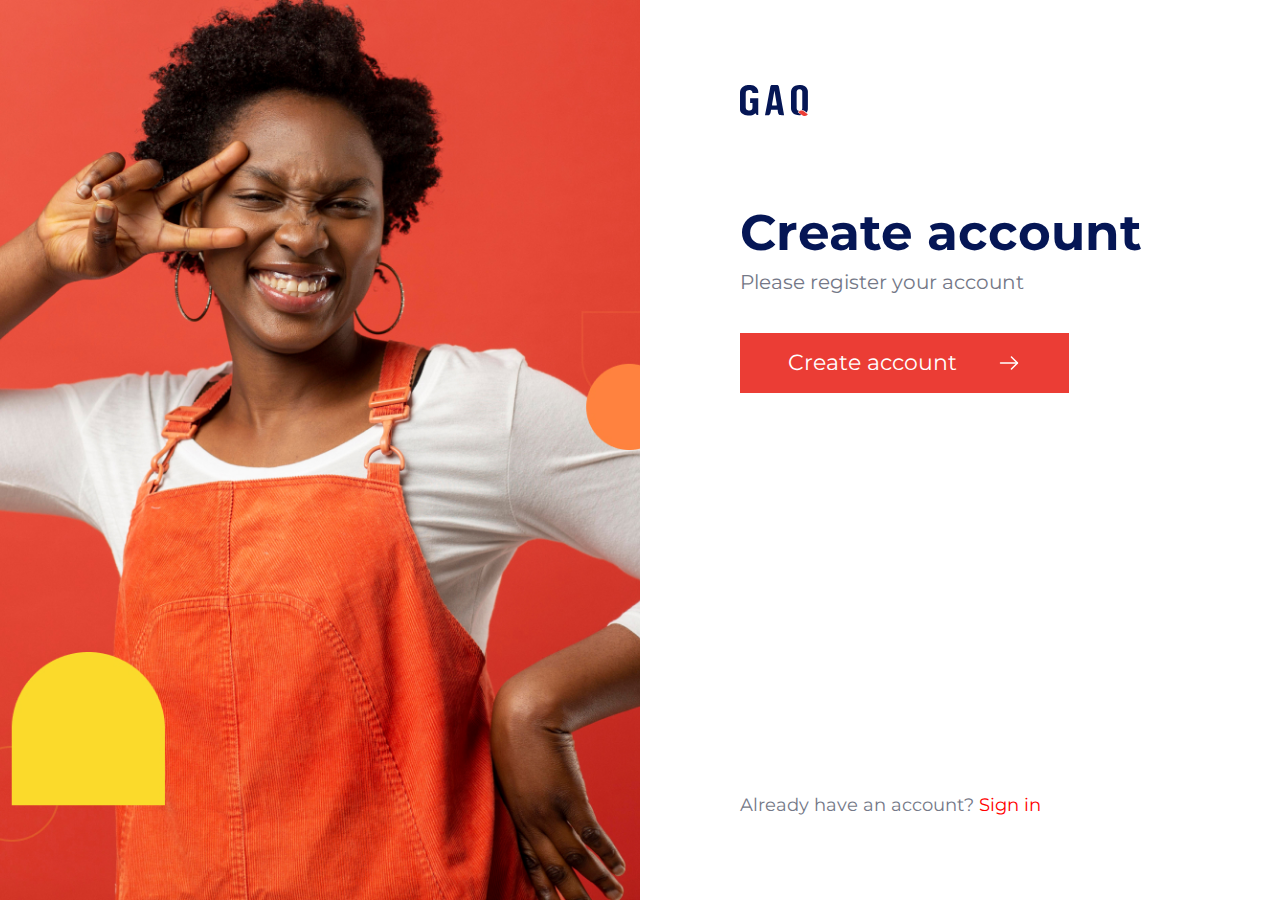
<file: index.html>
<!DOCTYPE html>
<html lang="en">

<head>
  <meta charset="UTF-8">
  <meta http-equiv="X-UA-Compatible" content="IE=edge">
  <meta name="viewport" content="width=device-width, initial-scale=1.0">
  <link rel="stylesheet" href="css/style.css">
  <script src="script.js"></script>
  <link rel="preconnect" href="https://fonts.googleapis.com">
  <link rel="preconnect" href="https://fonts.gstatic.com" crossorigin>
  <link href="https://fonts.googleapis.com/css2?family=Montserrat:wght@400;500&display=swap" rel="stylesheet">
  <title>Create account</title>
</head>

<body>

  <header class="header">
    <div class="header__item image-item">
    </div>
    <div class="header__item info-item">
      <a href="#" class="logo"><img src="img/logo.svg" alt=""></a>
      <h3 class="section__title">Create account</h3>
      <p class="section__text">Please register your account</p>
      <a href="./form.html" class="btn header__btn">
        Create account
        <svg width="24" height="24" viewBox="0 0 24 24" fill="none" xmlns="http://www.w3.org/2000/svg">
          <path
            d="M14.43 18.8201C14.24 18.8201 14.05 18.7501 13.9 18.6001C13.61 18.3101 13.61 17.8301 13.9 17.5401L19.44 12.0001L13.9 6.46012C13.61 6.17012 13.61 5.69012 13.9 5.40012C14.19 5.11012 14.67 5.11012 14.96 5.40012L21.03 11.4701C21.32 11.7601 21.32 12.2401 21.03 12.5301L14.96 18.6001C14.81 18.7501 14.62 18.8201 14.43 18.8201Z"
            fill="white" />
          <path
            d="M20.33 12.75H3.5C3.09 12.75 2.75 12.41 2.75 12C2.75 11.59 3.09 11.25 3.5 11.25H20.33C20.74 11.25 21.08 11.59 21.08 12C21.08 12.41 20.74 12.75 20.33 12.75Z"
            fill="white" />
        </svg>
      </a>

      <div class="link">
        Already have an account?
        <a href="#">Sign in</a>
      </div>
    </div>
  </header>

</body>

</html>
</file>
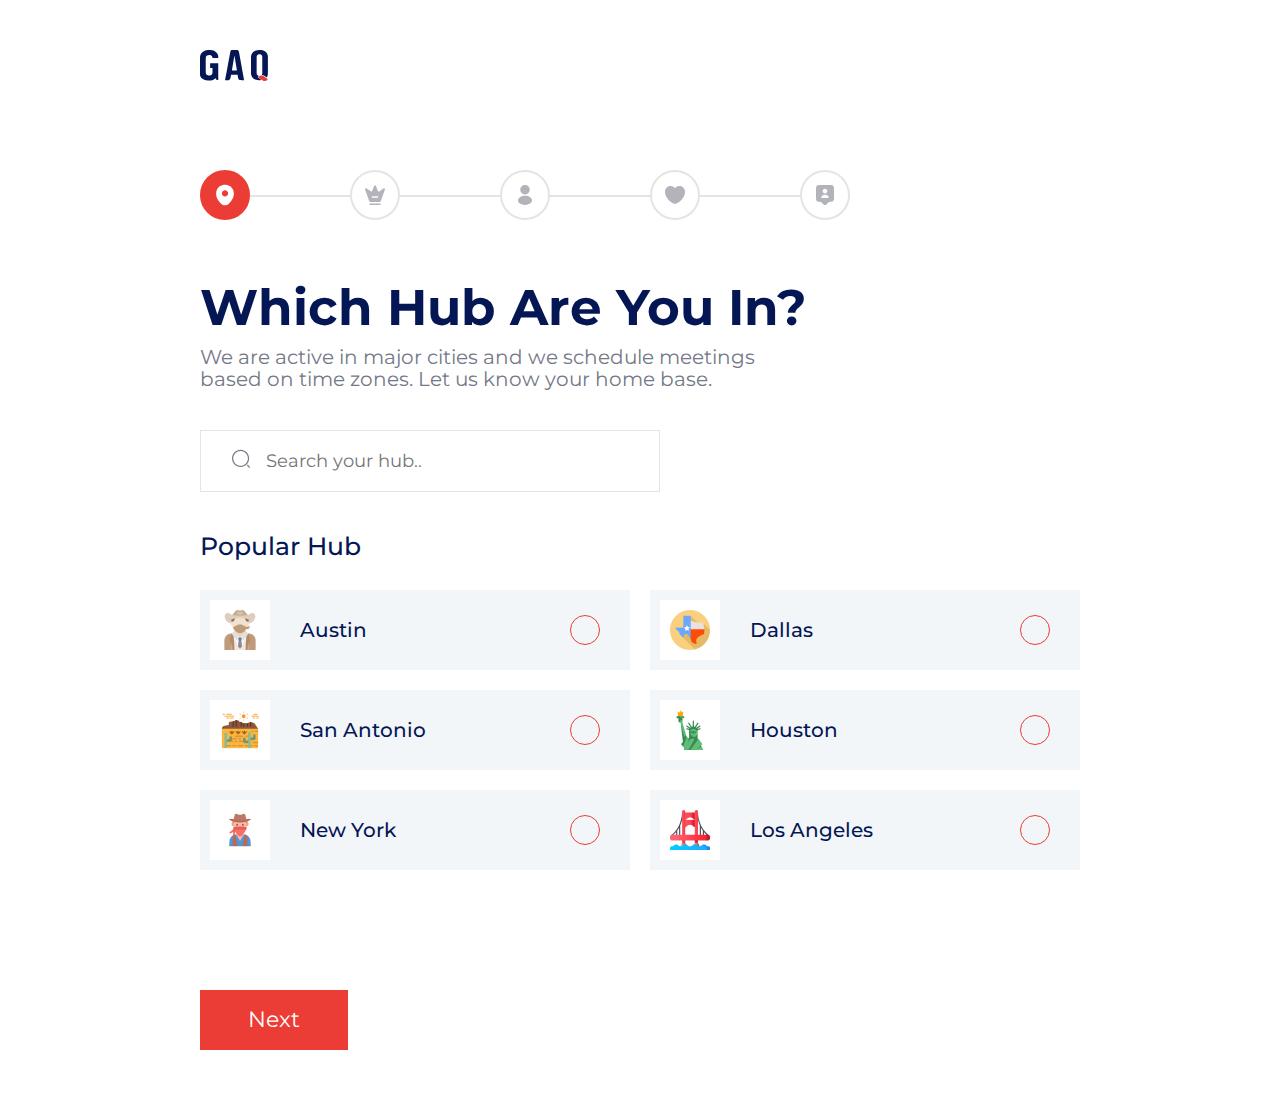
<file: form.html>
<!DOCTYPE html>
<html lang="en">

<head>
  <meta charset="UTF-8">
  <meta http-equiv="X-UA-Compatible" content="IE=edge">
  <meta name="viewport" content="width=device-width, initial-scale=1.0">
  <link rel="stylesheet" href="css/style.css">
  <script src="script.js" defer></script>
  <link rel="preconnect" href="https://fonts.googleapis.com">
  <link rel="preconnect" href="https://fonts.gstatic.com" crossorigin>
  <link href="https://fonts.googleapis.com/css2?family=Montserrat:wght@400;500&display=swap" rel="stylesheet">
  <title>Form</title>
</head>

<body>

  <main>
    <a href="#" class="logo"><img src="img/logo.svg" alt=""></a>

    <form action="" class="steps__form">
      <div class="step__numbers">
        <div class="progress">
          <div class="progress__success"></div>
        </div>
        <div class="step__number">
          <svg width="24" height="24" viewBox="0 0 24 24" fill="none" xmlns="http://www.w3.org/2000/svg">
            <path
              d="M20.62 8.45C19.57 3.83 15.54 1.75 12 1.75C12 1.75 12 1.75 11.99 1.75C8.45997 1.75 4.41997 3.82 3.36997 8.44C2.19997 13.6 5.35997 17.97 8.21997 20.72C9.27997 21.74 10.64 22.25 12 22.25C13.36 22.25 14.72 21.74 15.77 20.72C18.63 17.97 21.79 13.61 20.62 8.45ZM12 13.46C10.26 13.46 8.84997 12.05 8.84997 10.31C8.84997 8.57 10.26 7.16 12 7.16C13.74 7.16 15.15 8.57 15.15 10.31C15.15 12.05 13.74 13.46 12 13.46Z"
              fill="#B3B4BA" />
          </svg>
        </div>
        <div class="step__number ">
          <svg width="24" height="24" viewBox="0 0 24 24" fill="none" xmlns="http://www.w3.org/2000/svg">
            <path
              d="M17 22H7C6.59 22 6.25 21.66 6.25 21.25C6.25 20.84 6.59 20.5 7 20.5H17C17.41 20.5 17.75 20.84 17.75 21.25C17.75 21.66 17.41 22 17 22Z"
              fill="#B3B4BA" />
            <path
              d="M20.35 5.52004L16.35 8.38004C15.82 8.76004 15.06 8.53004 14.83 7.92004L12.94 2.88004C12.62 2.01004 11.39 2.01004 11.07 2.88004L9.16998 7.91004C8.93998 8.53004 8.18997 8.76004 7.65998 8.37004L3.65998 5.51004C2.85998 4.95004 1.79998 5.74004 2.12998 6.67004L6.28998 18.32C6.42998 18.72 6.80998 18.98 7.22998 18.98H16.76C17.18 18.98 17.56 18.71 17.7 18.32L21.86 6.67004C22.2 5.74004 21.14 4.95004 20.35 5.52004ZM14.5 14.75H9.49998C9.08998 14.75 8.74998 14.41 8.74998 14C8.74998 13.59 9.08998 13.25 9.49998 13.25H14.5C14.91 13.25 15.25 13.59 15.25 14C15.25 14.41 14.91 14.75 14.5 14.75Z"
              fill="#B3B4BA" />
          </svg>
        </div>
        <div class="step__number ">
          <svg width="24" height="24" viewBox="0 0 24 24" fill="none" xmlns="http://www.w3.org/2000/svg">
            <path
              d="M12 2C9.38 2 7.25 4.13 7.25 6.75C7.25 9.32 9.26 11.4 11.88 11.49C11.96 11.48 12.04 11.48 12.1 11.49C12.12 11.49 12.13 11.49 12.15 11.49C12.16 11.49 12.16 11.49 12.17 11.49C14.73 11.4 16.74 9.32 16.75 6.75C16.75 4.13 14.62 2 12 2Z"
              fill="#B3B4BA" />
            <path
              d="M17.08 14.15C14.29 12.29 9.73996 12.29 6.92996 14.15C5.65996 15 4.95996 16.15 4.95996 17.38C4.95996 18.61 5.65996 19.75 6.91996 20.59C8.31996 21.53 10.16 22 12 22C13.84 22 15.68 21.53 17.08 20.59C18.34 19.74 19.04 18.6 19.04 17.36C19.03 16.13 18.34 14.99 17.08 14.15Z"
              fill="#B3B4BA" />
          </svg>
        </div>
        <div class="step__number">
          <svg width="24" height="24" viewBox="0 0 24 24" fill="none" xmlns="http://www.w3.org/2000/svg">
            <path
              d="M16.44 3.09998C14.63 3.09998 13.01 3.97998 12 5.32998C10.99 3.97998 9.37 3.09998 7.56 3.09998C4.49 3.09998 2 5.59998 2 8.68998C2 9.87998 2.19 10.98 2.52 12C4.1 17 8.97 19.99 11.38 20.81C11.72 20.93 12.28 20.93 12.62 20.81C15.03 19.99 19.9 17 21.48 12C21.81 10.98 22 9.87998 22 8.68998C22 5.59998 19.51 3.09998 16.44 3.09998Z"
              fill="#B3B4BA" />
          </svg>
        </div>
        <div class="step__number">
          <svg width="24" height="24" viewBox="0 0 24 24" fill="none" xmlns="http://www.w3.org/2000/svg">
            <path
              d="M18 2H6C4.34 2 3 3.33 3 4.97V15.88C3 17.52 4.34 18.85 6 18.85H6.76C7.56 18.85 8.32 19.16 8.88 19.72L10.59 21.41C11.37 22.18 12.64 22.18 13.42 21.41L15.13 19.72C15.69 19.16 16.46 18.85 17.25 18.85H18C19.66 18.85 21 17.52 21 15.88V4.97C21 3.33 19.66 2 18 2ZM12 5.75C13.29 5.75 14.33 6.79 14.33 8.08C14.33 9.37 13.29 10.41 12 10.41C10.71 10.41 9.67 9.36 9.67 8.08C9.67 6.79 10.71 5.75 12 5.75ZM14.68 15.06H9.32C8.51 15.06 8.04 14.16 8.49 13.49C9.17 12.48 10.49 11.8 12 11.8C13.51 11.8 14.83 12.48 15.51 13.49C15.96 14.16 15.48 15.06 14.68 15.06Z"
              fill="#B3B4BA" />
          </svg>
        </div>
      </div> 

      <div class="steps">
        <div class="form__step">
          <h3 class="section__title">Which Hub Are You In?</h3>
          <p class="section__text">We are active in major cities and we schedule meetings based on time zones. Let us
            know your home base.</p>
          <div class="form__input search__input">
            <input type="text" class="input" placeholder="Search your hub..">
            <div class="input-img">
              <svg width="20" height="20" viewBox="0 0 20 20" fill="none" xmlns="http://www.w3.org/2000/svg">
                <path
                  d="M9.58329 18.125C4.87496 18.125 1.04163 14.2916 1.04163 9.58329C1.04163 4.87496 4.87496 1.04163 9.58329 1.04163C14.2916 1.04163 18.125 4.87496 18.125 9.58329C18.125 14.2916 14.2916 18.125 9.58329 18.125ZM9.58329 2.29163C5.55829 2.29163 2.29163 5.56663 2.29163 9.58329C2.29163 13.6 5.55829 16.875 9.58329 16.875C13.6083 16.875 16.875 13.6 16.875 9.58329C16.875 5.56663 13.6083 2.29163 9.58329 2.29163Z"
                  fill="#747887" />
                <path
                  d="M18.3333 18.9583C18.175 18.9583 18.0166 18.9 17.8916 18.775L16.225 17.1083C15.9833 16.8666 15.9833 16.4666 16.225 16.225C16.4666 15.9833 16.8666 15.9833 17.1083 16.225L18.775 17.8916C19.0166 18.1333 19.0166 18.5333 18.775 18.775C18.65 18.9 18.4916 18.9583 18.3333 18.9583Z"
                  fill="#747887" />
              </svg>
            </div>
          </div>
          <div class="form__item">
            <h5 class="form__item-title">Popular Hub</h5>

            <div class="custom__inputs">
              <label class="custom__item">
                <input type="radio" class="custom__input custom__input-radio" name="radio">
                <div class="fake fake__radio"></div>
                <div class="img">
                  <img src="img/img-1.png" alt="">
                </div>
                <div class="text">Austin</div>
                <div class="border"></div>
              </label>
              <label class="custom__item">
                <input type="radio" class="custom__input custom__input-radio" name="radio">
                <div class="fake fake__radio"></div>
                <div class="img">
                  <img src="img/image-2.png" alt="">
                </div>
                <div class="text">Dallas</div>
                <div class="border"></div>
              </label>
              <label class="custom__item">
                <input type="radio" class="custom__input custom__input-radio" name="radio">
                <div class="fake fake__radio"></div>
                <div class="img">
                  <img src="img/image-3.png" alt="">
                </div>
                <div class="text">San Antonio</div>
                <div class="border"></div>
              </label>
              <label class="custom__item">
                <input type="radio" class="custom__input custom__input-radio" name="radio">
                <div class="fake fake__radio"></div>
                <div class="img">
                  <img src="img/image-4.png" alt="">
                </div>
                <div class="text">Houston</div>
                <div class="border"></div>
              </label>
              <label class="custom__item">
                <input type="radio" class="custom__input custom__input-radio" name="radio">
                <div class="fake fake__radio"></div>
                <div class="img">
                  <img src="img/image-5.png" alt="">
                </div>
                <div class="text">New York </div>
                <div class="border"></div>
              </label>
              <label class="custom__item">
                <input type="radio" class="custom__input custom__input-radio" name="radio">
                <div class="fake fake__radio"></div>
                <div class="img">
                  <img src="img/image-6.png" alt="">
                </div>
                <div class="text">Los Angeles</div>
                <div class="border"></div>
              </label>
            </div>
          </div>
        </div>
        <div class="form__step">
          <h3 class="section__title">What Are Your Objectives?</h3>
          <p class="section__text">Select up to 3 objectives. These will be kept private from other users but help us find relevant matches.</p>
          <div class="form__item">
            <h5 class="form__item-title">Select Objectives</h5>

            <div class="custom__inputs">
              <label class="custom__item">
                <input type="checkbox" class="custom__input custom__input-checkbox" name="1">
                <div class="fake fake__checkbox"></div>
                <div class="img">
                  <img src="img/image 9.png" alt="">
                </div>
                <div class="text">Brainstorm with peers</div>
                <div class="border"></div>
              </label>
              <label class="custom__item">
                <input type="checkbox" class="custom__input custom__input-checkbox" name="2">
                <div class="fake fake__checkbox"></div>
                <div class="img">
                  <img src="img/image 8.png" alt="">
                </div>
                <div class="text">Grow your team</div>
                <div class="border"></div>
              </label>
              <label class="custom__item">
                <input type="checkbox" class="custom__input custom__input-checkbox" name="3">
                <div class="fake fake__checkbox"></div>
                <div class="img">
                  <img src="img/image 7.png" alt="">
                </div>
                <div class="text">Start a company</div>
                <div class="border"></div>
              </label>
              <label class="custom__item">
                <input type="checkbox" class="custom__input custom__input-checkbox" name="4">
                <div class="fake fake__checkbox"></div>
                <div class="img">
                  <img src="img/image 6.png" alt="">
                </div>
                <div class="text">Explore other companies</div>
                <div class="border"></div>
              </label>
              <label class="custom__item">
                <input type="checkbox" class="custom__input custom__input-checkbox" name="5">
                <div class="fake fake__checkbox"></div>
                <div class="img">
                  <img src="img/image 5.png" alt="">
                </div>
                <div class="text">Business development</div>
                <div class="border"></div>
              </label>
              <label class="custom__item">
                <input type="checkbox" class="custom__input custom__input-checkbox" name="6">
                <div class="fake fake__checkbox"></div>
                <div class="img">
                  <img src="img/image 16.png" alt="">
                </div>
                <div class="text">Invest</div>
                <div class="border"></div>
              </label>
              <label class="custom__item">
                <input type="checkbox" class="custom__input custom__input-checkbox" name="7">
                <div class="fake fake__checkbox"></div>
                <div class="img">
                  <img src="img/image 15.png" alt="">
                </div>
                <div class="text">Explore new projects</div>
                <div class="border"></div>
              </label>
              <label class="custom__item">
                <input type="checkbox" class="custom__input custom__input-checkbox" name="8">
                <div class="fake fake__checkbox"></div>
                <div class="img">
                  <img src="img/image 14.png" alt="">
                </div>
                <div class="text">Mentor others</div>
                <div class="border"></div>
              </label>
              <label class="custom__item">
                <input type="checkbox" class="custom__input custom__input-checkbox" name="9">
                <div class="fake fake__checkbox"></div>
                <div class="img">
                  <img src="img/image 13.png" alt="">
                </div>
                <div class="text">Organize events</div>
                <div class="border"></div>
              </label>
              <label class="custom__item">
                <input type="checkbox" class="custom__input custom__input-checkbox" name="10">
                <div class="fake fake__checkbox"></div>
                <div class="img">
                  <img src="img/image 12.png" alt="">
                </div>
                <div class="text">Raise funding</div>
                <div class="border"></div>
              </label>
              <label class="custom__item">
                <input type="checkbox" class="custom__input custom__input-checkbox" name="11">
                <div class="fake fake__checkbox"></div>
                <div class="img">
                  <img src="img/image 11.png" alt="">
                </div>
                <div class="text">Find a cofounder </div>
                <div class="border"></div>
              </label>
              <label class="custom__item">
                <input type="checkbox" class="custom__input custom__input-checkbox" name="12">
                <div class="fake fake__checkbox"></div>
                <div class="img">
                  <img src="img/image 10.png" alt="">
                </div>
                <div class="text">Meet intresting people</div>
                <div class="border"></div>
              </label>
            </div>
          </div>
        </div>
        <div class="form__step">
          <h3 class="section__title">Fill Your Profile</h3>
          <p class="section__text">This basic information will be shown to your matches every week. Tell us what you
            would like to show!</p>
          <div class="file__uploader">
            <div class="file__uploader-item">
              <label class="file__label">
                <input type="file" class="file__input">
                <div class="file__item">
                  <div class="file__item-img">
                    <img src="img/gallery.svg" alt="">
                  </div>
                  <div class="file__item-text">Upload Your Photo</div>
                </div>
              </label>
            </div>
            <div class="file__uploader-item">
              <div class="file__inputs">
                <div class="form__item-title file__inputs-title">Other Profile</div>
                <div class="profile__inputs">
                  <div class="form__input profile__input">
                    <input type="text" class="input" placeholder="LinkedIn URL">
                    <div class="input-img">
                      <svg width="20" height="20" viewBox="0 0 20 20" fill="none" xmlns="http://www.w3.org/2000/svg">
                        <path
                          d="M5.78341 4.16668C5.78319 4.6087 5.60738 5.03254 5.29466 5.34494C4.98195 5.65735 4.55793 5.83273 4.11591 5.83251C3.67388 5.83229 3.25004 5.65648 2.93764 5.34377C2.62524 5.03105 2.44985 4.60704 2.45007 4.16501C2.45029 3.72298 2.6261 3.29915 2.93882 2.98674C3.25153 2.67434 3.67555 2.49896 4.11757 2.49918C4.5596 2.4994 4.98344 2.6752 5.29584 2.98792C5.60825 3.30064 5.78363 3.72465 5.78341 4.16668ZM5.83341 7.06668H2.50007V17.5H5.83341V7.06668ZM11.1001 7.06668H7.78341V17.5H11.0667V12.025C11.0667 8.97501 15.0417 8.69168 15.0417 12.025V17.5H18.3334V10.8917C18.3334 5.75001 12.4501 5.94168 11.0667 8.46668L11.1001 7.06668Z"
                          fill="#747887" />
                      </svg>
                    </div>
                  </div>
                  <div class="form__input profile__input">
                    <input type="text" class="input" placeholder="Twitter URL">
                    <div class="input-img">
                      <svg width="20" height="20" viewBox="0 0 20 20" fill="none" xmlns="http://www.w3.org/2000/svg">
                        <path
                          d="M18.4683 4.71333C17.8321 4.99474 17.1574 5.17956 16.4666 5.26167C17.1947 4.82619 17.7397 4.14085 17.9999 3.33333C17.3166 3.74 16.5674 4.025 15.7866 4.17917C15.2621 3.61798 14.5669 3.2458 13.809 3.12049C13.0512 2.99517 12.2732 3.12374 11.596 3.48621C10.9187 3.84868 10.3802 4.42474 10.0642 5.12483C9.74812 5.82492 9.67221 6.60982 9.84825 7.3575C8.46251 7.28805 7.10686 6.92794 5.86933 6.30055C4.63179 5.67317 3.54003 4.79254 2.66492 3.71583C2.35516 4.24788 2.19238 4.85269 2.19326 5.46833C2.19326 6.67667 2.80826 7.74417 3.74326 8.36917C3.18993 8.35175 2.64878 8.20232 2.16492 7.93333V7.97667C2.16509 8.78142 2.44356 9.56135 2.95313 10.1842C3.46269 10.8071 4.17199 11.2346 4.96075 11.3942C4.4471 11.5334 3.90851 11.5539 3.38576 11.4542C3.60814 12.1469 4.04159 12.7527 4.62541 13.1868C5.20924 13.6209 5.9142 13.8615 6.64159 13.875C5.91866 14.4428 5.0909 14.8625 4.20566 15.1101C3.32041 15.3578 2.39503 15.4285 1.48242 15.3183C3.0755 16.3429 4.93 16.8868 6.82409 16.885C13.2349 16.885 16.7408 11.5742 16.7408 6.96833C16.7408 6.81833 16.7366 6.66667 16.7299 6.51833C17.4123 6.02514 18.0013 5.41418 18.4691 4.71417L18.4683 4.71333Z"
                          fill="#747887" />
                      </svg>
                    </div>
                  </div>
                </div>
              </div>
            </div>
          </div>
        </div>
        <div class="form__step">
          <h3 class="section__title">What Are You Interested In?</h3>
          <p class="section__text">Select from the list and add your own interests.</p>
          <div class="form__input search__input">
            <input type="text" class="input" placeholder="Add Your Interest">
            <div class="input-img">
              <svg width="20" height="20" viewBox="0 0 20 20" fill="none" xmlns="http://www.w3.org/2000/svg">
                <path
                  d="M9.58329 18.125C4.87496 18.125 1.04163 14.2916 1.04163 9.58329C1.04163 4.87496 4.87496 1.04163 9.58329 1.04163C14.2916 1.04163 18.125 4.87496 18.125 9.58329C18.125 14.2916 14.2916 18.125 9.58329 18.125ZM9.58329 2.29163C5.55829 2.29163 2.29163 5.56663 2.29163 9.58329C2.29163 13.6 5.55829 16.875 9.58329 16.875C13.6083 16.875 16.875 13.6 16.875 9.58329C16.875 5.56663 13.6083 2.29163 9.58329 2.29163Z"
                  fill="#747887" />
                <path
                  d="M18.3333 18.9583C18.175 18.9583 18.0166 18.9 17.8916 18.775L16.225 17.1083C15.9833 16.8666 15.9833 16.4666 16.225 16.225C16.4666 15.9833 16.8666 15.9833 17.1083 16.225L18.775 17.8916C19.0166 18.1333 19.0166 18.5333 18.775 18.775C18.65 18.9 18.4916 18.9583 18.3333 18.9583Z"
                  fill="#747887" />
              </svg>
            </div>
          </div>
          <div class="form__item">
            <h5 class="form__item-title">Business</h5>

            <div class="custom__inputs-interests">
              <label class="custom__item custom__item-interests">
                <input type="checkbox" class="custom__input custom__input-interests">
                <div class="fake fake__checkbox-interests"></div>
                <div class="text">Enterpreneurship</div>
                <div class="border"></div>
              </label>
              <label class="custom__item custom__item-interests">
                <input type="checkbox" class="custom__input custom__input-interests">
                <div class="fake fake__checkbox-interests"></div>
                <div class="text">Marketing</div>
                <div class="border"></div>
              </label>
              <label class="custom__item custom__item-interests">
                <input type="checkbox" class="custom__input custom__input-interests">
                <div class="fake fake__checkbox-interests"></div>
                <div class="text">Sales</div>
                <div class="border"></div>
              </label>
              <label class="custom__item custom__item-interests">
                <input type="checkbox" class="custom__input custom__input-interests">
                <div class="fake fake__checkbox-interests"></div>
                <div class="text">Consulting</div>
                <div class="border"></div>
              </label>
              <label class="custom__item custom__item-interests">
                <input type="checkbox" class="custom__input custom__input-interests">
                <div class="fake fake__checkbox-interests"></div>
                <div class="text">E-commerce</div>
                <div class="border"></div>
              </label>
              <label class="custom__item custom__item-interests">
                <input type="checkbox" class="custom__input custom__input-interests">
                <div class="fake fake__checkbox-interests"></div>
                <div class="text">Retail</div>
                <div class="border"></div>
              </label>
              <label class="custom__item custom__item-interests">
                <input type="checkbox" class="custom__input custom__input-interests">
                <div class="fake fake__checkbox-interests"></div>
                <div class="text">Real Estate</div>
                <div class="border"></div>
              </label>
            </div>
          </div>
          <div class="form__item">
            <h5 class="form__item-title">Investing & Finance</h5>

            <div class="custom__inputs-interests">
              <label class="custom__item custom__item-interests">
                <input type="checkbox" class="custom__input custom__input-interests">
                <div class="fake fake__checkbox-interests"></div>
                <div class="text">Angle Investing</div>
                <div class="border"></div>
              </label>
              <label class="custom__item custom__item-interests">
                <input type="checkbox" class="custom__input custom__input-interests">
                <div class="fake fake__checkbox-interests"></div>
                <div class="text">Crypto</div>
                <div class="border"></div>
              </label>
              <label class="custom__item custom__item-interests">
                <input type="checkbox" class="custom__input custom__input-interests">
                <div class="fake fake__checkbox-interests"></div>
                <div class="text">Quant Finance</div>
                <div class="border"></div>
              </label>
              <label class="custom__item custom__item-interests">
                <input type="checkbox" class="custom__input custom__input-interests">
                <div class="fake fake__checkbox-interests"></div>
                <div class="text">Venture Capital</div>
                <div class="border"></div>
              </label>
              <label class="custom__item custom__item-interests">
                <input type="checkbox" class="custom__input custom__input-interests">
                <div class="fake fake__checkbox-interests"></div>
                <div class="text">Investment Banking</div>
                <div class="border"></div>
              </label>
              <label class="custom__item custom__item-interests">
                <input type="checkbox" class="custom__input custom__input-interests">
                <div class="fake fake__checkbox-interests"></div>
                <div class="text">Economics</div>
                <div class="border"></div>
              </label>
            </div>
          </div>
          <div class="form__item">
            <h5 class="form__item-title">Lifestyle</h5>

            <div class="custom__inputs-interests">
              <label class="custom__item custom__item-interests">
                <input type="checkbox" class="custom__input custom__input-interests">
                <div class="fake fake__checkbox-interests"></div>
                <div class="text">Travel</div>
                <div class="border"></div>
              </label>
              <label class="custom__item custom__item-interests">
                <input type="checkbox" class="custom__input custom__input-interests">
                <div class="fake fake__checkbox-interests"></div>
                <div class="text">Fitness</div>
                <div class="border"></div>
              </label>
              <label class="custom__item custom__item-interests">
                <input type="checkbox" class="custom__input custom__input-interests">
                <div class="fake fake__checkbox-interests"></div>
                <div class="text">Food</div>
                <div class="border"></div>
              </label>
              <label class="custom__item custom__item-interests">
                <input type="checkbox" class="custom__input custom__input-interests">
                <div class="fake fake__checkbox-interests"></div>
                <div class="text">Gaming</div>
                <div class="border"></div>
              </label>
              <label class="custom__item custom__item-interests">
                <input type="checkbox" class="custom__input custom__input-interests">
                <div class="fake fake__checkbox-interests"></div>
                <div class="text">Writing</div>
                <div class="border"></div>
              </label>
              <label class="custom__item custom__item-interests">
                <input type="checkbox" class="custom__input custom__input-interests">
                <div class="fake fake__checkbox-interests"></div>
                <div class="text">Reading</div>
                <div class="border"></div>
              </label>
              <label class="custom__item custom__item-interests">
                <input type="checkbox" class="custom__input custom__input-interests">
                <div class="fake fake__checkbox-interests"></div>
                <div class="text">Dinner Parties</div>
                <div class="border"></div>
              </label>
              <label class="custom__item custom__item-interests">
                <input type="checkbox" class="custom__input custom__input-interests">
                <div class="fake fake__checkbox-interests"></div>
                <div class="text">Poker</div>
                <div class="border"></div>
              </label>
              <label class="custom__item custom__item-interests">
                <input type="checkbox" class="custom__input custom__input-interests">
                <div class="fake fake__checkbox-interests"></div>
                <div class="text">Chess</div>
                <div class="border"></div>
              </label>
              <label class="custom__item custom__item-interests">
                <input type="checkbox" class="custom__input custom__input-interests">
                <div class="fake fake__checkbox-interests"></div>
                <div class="text">Cooking</div>
                <div class="border"></div>
              </label>
              <label class="custom__item custom__item-interests">
                <input type="checkbox" class="custom__input custom__input-interests">
                <div class="fake fake__checkbox-interests"></div>
                <div class="text">Wellness</div>
                <div class="border"></div>
              </label>
              <label class="custom__item custom__item-interests">
                <input type="checkbox" class="custom__input custom__input-interests">
                <div class="fake fake__checkbox-interests"></div>
                <div class="text">Parenting</div>
                <div class="border"></div>
              </label>
            </div>
          </div>
        </div>
        <div class="form__step">
          <div class="finish">
            <div class="finish__logo">
              <img src="img/google.png" alt="google">
            </div>
            <h3 class="finish__title">Finish Your Registration</h3>
            <div class="finish__text">Lorem ipsum dolor sit amet, consectetur adipiscing elit, sed do eiusmod tempor
              incididunt ut labore et dolore magna aliqua.</div>
            <a href="#" class="btn finish__btn">
              <svg width="24" height="24" viewBox="0 0 24 24" fill="none" xmlns="http://www.w3.org/2000/svg">
                <path
                  d="M3.064 7.51C3.89601 5.85324 5.17237 4.46051 6.75043 3.48747C8.32849 2.51443 10.1461 1.99942 12 2C14.695 2 16.959 2.99 18.69 4.605L15.823 7.473C14.786 6.482 13.468 5.977 12 5.977C9.395 5.977 7.19 7.737 6.405 10.1C6.205 10.7 6.091 11.34 6.091 12C6.091 12.66 6.205 13.3 6.405 13.9C7.191 16.264 9.395 18.023 12 18.023C13.345 18.023 14.49 17.668 15.386 17.068C15.9054 16.726 16.3501 16.2822 16.6932 15.7635C17.0363 15.2448 17.2706 14.6619 17.382 14.05H12V10.182H21.418C21.536 10.836 21.6 11.518 21.6 12.227C21.6 15.273 20.51 17.837 18.618 19.577C16.964 21.105 14.7 22 12 22C10.6866 22.0005 9.38604 21.7422 8.17254 21.2399C6.95905 20.7375 5.85645 20.0009 4.92776 19.0722C3.99907 18.1436 3.2625 17.041 2.76013 15.8275C2.25777 14.614 1.99948 13.3134 2 12C2 10.386 2.386 8.86 3.064 7.51Z"
                  fill="white" />
              </svg>
              Finish Sign Up With Google
            </a>
          </div>
        </div> 
        <div class="step__btns">
          <button class="btn btn--outline prev__step btn-reset">Back</button>
          <button class="btn next__step btn-reset">Next</button>
        </div> 
      </div>
    </form>
  </main>

</body>

</html>
</file>
<file: css/style.css>
/*! normalize.css v8.0.1 | MIT License | github.com/necolas/normalize.css */html{line-height:1.15;-webkit-text-size-adjust:100%}body{margin:0}main{display:block}h1{font-size:2em;margin:0.67em 0}hr{-webkit-box-sizing:content-box;box-sizing:content-box;height:0;overflow:visible}pre{font-family:monospace, monospace;font-size:1em}a{background-color:transparent}abbr[title]{border-bottom:none;text-decoration:underline;-webkit-text-decoration:underline dotted;text-decoration:underline dotted}b,strong{font-weight:bolder}code,kbd,samp{font-family:monospace, monospace;font-size:1em}small{font-size:80%}sub,sup{font-size:75%;line-height:0;position:relative;vertical-align:baseline}sub{bottom:-0.25em}sup{top:-0.5em}img{border-style:none}button,input,optgroup,select,textarea{font-family:inherit;font-size:100%;line-height:1.15;margin:0}button,input{overflow:visible}button,select{text-transform:none}button,[type="button"],[type="reset"],[type="submit"]{-webkit-appearance:button}button::-moz-focus-inner,[type="button"]::-moz-focus-inner,[type="reset"]::-moz-focus-inner,[type="submit"]::-moz-focus-inner{border-style:none;padding:0}button:-moz-focusring,[type="button"]:-moz-focusring,[type="reset"]:-moz-focusring,[type="submit"]:-moz-focusring{outline:1px dotted ButtonText}fieldset{padding:0.35em 0.75em 0.625em}legend{-webkit-box-sizing:border-box;box-sizing:border-box;color:inherit;display:table;max-width:100%;padding:0;white-space:normal}progress{vertical-align:baseline}textarea{overflow:auto}[type="checkbox"],[type="radio"]{-webkit-box-sizing:border-box;box-sizing:border-box;padding:0}[type="number"]::-webkit-inner-spin-button,[type="number"]::-webkit-outer-spin-button{height:auto}[type="search"]{-webkit-appearance:textfield;outline-offset:-2px}[type="search"]::-webkit-search-decoration{-webkit-appearance:none}::-webkit-file-upload-button{-webkit-appearance:button;font:inherit}details{display:block}summary{display:list-item}template{display:none}[hidden]{display:none}html{-webkit-box-sizing:border-box;box-sizing:border-box}html,body{height:100%;min-width:320px}*,*::before,*::after{-webkit-box-sizing:inherit;box-sizing:inherit}body{margin:0;font-family:"Montserrat", sans-serif;font-weight:400}img{max-width:100%;vertical-align:top}input::-ms-clear{display:none}input{border:none}button::-moz-focus-inner{padding:0;border:0}button{cursor:pointer}a{text-decoration:none}.btn-reset{border:none;padding:0;background:transparent;cursor:pointer}.list-reset{list-style:none;margin:0;padding:0}.header{display:-webkit-box;display:-ms-flexbox;display:flex;height:100vh;width:100%;overflow:hidden}.header__item{-webkit-box-flex:0;-ms-flex:0 1 50%;flex:0 1 50%}.header__item.image-item{background:url("../img/header-bg.jpg") center/cover no-repeat}.header__item.info-item{padding:85px 100px;display:-webkit-box;display:-ms-flexbox;display:flex;-webkit-box-orient:vertical;-webkit-box-direction:normal;-ms-flex-direction:column;flex-direction:column}.header__btn{margin-bottom:40px;padding:18px 30px}.logo{margin-bottom:89px;display:-webkit-box;display:-ms-flexbox;display:flex}.section__title{font-size:50px;line-height:56px;margin:0;margin-bottom:10px;color:#051655}.section__text{font-size:20px;line-height:22px;margin:0;color:#747887;max-width:600px}.btn{background-color:#EB3D35;padding:18px 48px;margin-top:40px;display:-webkit-inline-box;display:-ms-inline-flexbox;display:inline-flex;-webkit-box-align:center;-ms-flex-align:center;align-items:center;gap:40px;color:#fff;font-size:22px;line-height:24px;max-width:-webkit-fit-content;max-width:-moz-fit-content;max-width:fit-content}.btn--outline{border:1px solid #E5E4E1;color:#051655;background-color:#fff}.link{margin-top:auto;font-size:18px;line-height:20px;color:#747887}.link a{color:red}main{padding:50px 200px}.step__numbers{position:relative;display:-webkit-box;display:-ms-flexbox;display:flex;-webkit-box-align:center;-ms-flex-align:center;align-items:center;max-width:650px;margin-bottom:60px;-webkit-box-pack:justify;-ms-flex-pack:justify;justify-content:space-between}.step__number{display:-webkit-box;display:-ms-flexbox;display:flex;-webkit-box-pack:center;-ms-flex-pack:center;justify-content:center;-webkit-box-align:center;-ms-flex-align:center;align-items:center;border-radius:100%;width:50px;height:50px;border:2px solid #E5E4E1;-ms-flex-negative:0;flex-shrink:0;background-color:#fff;-webkit-transition:background-color .3s ease-in-out, border-color .3s ease-in-out;-o-transition:background-color .3s ease-in-out, border-color .3s ease-in-out;transition:background-color .3s ease-in-out, border-color .3s ease-in-out}.step__number.active{background-color:#EB3D35;border-color:#EB3D35}.step__number.active svg path{fill:#fff}.progress{position:absolute;top:50%;left:0;right:0;height:2px;background-color:#E5E4E1;z-index:-1}.progress__success{position:absolute;left:0;top:0;height:2px;background-color:#EB3D35;-webkit-transition:width .3s ease-in-out;-o-transition:width .3s ease-in-out;transition:width .3s ease-in-out}.step__btns{margin-top:80px;gap:20px;display:-webkit-box;display:-ms-flexbox;display:flex}.form__step{display:none}.form__step.active{display:block}.form__input{position:relative;display:-webkit-box;display:-ms-flexbox;display:flex;border:1px solid #E5E4E1;max-width:460px}.form__input.search__input{margin-top:40px}.input{padding:20px 20px 20px 65px;width:100%;outline:none;font-size:18px;line-height:20px;color:#747887}.input-img{position:absolute;left:30px;top:50%;-webkit-transform:translate(0, -50%);-ms-transform:translate(0, -50%);transform:translate(0, -50%)}.form__item-title{font-weight:500;font-size:25px;line-height:28px;margin:0;margin-bottom:30px;margin-top:40px;color:#051655}.custom__inputs{display:-ms-grid;display:grid;-ms-grid-columns:(minmax(410px, 1fr))[auto-fit];grid-template-columns:repeat(auto-fit, minmax(410px, 1fr));-ms-grid-rows:(1fr)[2];grid-template-rows:repeat(2, 1fr);grid-gap:20px}.custom__item{position:relative;display:-webkit-box;display:-ms-flexbox;display:flex;-webkit-box-align:center;-ms-flex-align:center;align-items:center;padding:10px;background-color:#F3F6F9;cursor:pointer}.custom__input{display:none}.custom__input:checked+.fake::after{opacity:1}.custom__input:checked ~ .border{opacity:1}.custom__input:checked{background-color:#fff}.fake{z-index:5;position:absolute;right:30px;top:50%;-webkit-transform:translateY(-50%);-ms-transform:translateY(-50%);transform:translateY(-50%);width:30px;height:30px;border:1px solid #EB3D35}.fake__radio{border-radius:100%}.fake__radio::after{content:'';position:absolute;top:50%;left:50%;-webkit-transform:translate(-50%, -50%);-ms-transform:translate(-50%, -50%);transform:translate(-50%, -50%);width:20px;height:20px;border-radius:100%;background-color:#EB3D35;opacity:0}.fake__checkbox{border-radius:5px}.fake__checkbox::after{content:'';position:absolute;top:50%;left:50%;-webkit-transform:translate(-50%, -50%);-ms-transform:translate(-50%, -50%);transform:translate(-50%, -50%);width:100%;height:100%;background:url("../img/yes.svg") center/20px 20px no-repeat;background-color:#EB3D35;opacity:0}.text{z-index:5;font-size:20px;line-height:22px;-webkit-user-select:none;-moz-user-select:none;-ms-user-select:none;user-select:none;color:#051655;margin-left:30px;font-weight:500}.img{z-index:5;width:60px;height:60px;background-color:#fff;display:-webkit-box;display:-ms-flexbox;display:flex;-webkit-box-align:center;-ms-flex-align:center;align-items:center;-webkit-box-pack:center;-ms-flex-pack:center;justify-content:center;padding:10px}.img img{max-width:100%;width:100%;height:auto}.border{position:absolute;border:1px solid #EB3D35;opacity:0;right:0;left:0;top:0;bottom:0;background-color:#fff;z-index:1}.file__uploader{display:-webkit-box;display:-ms-flexbox;display:flex;max-width:1120px;width:100%;gap:40px;margin-top:40px}.file__uploader-item:first-child{-webkit-box-flex:0;-ms-flex:0 1 360px;flex:0 1 360px}.file__uploader-item:last-child{-webkit-box-flex:1;-ms-flex:1 1 auto;flex:1 1 auto}.file__label{position:relative;display:-webkit-box;display:-ms-flexbox;display:flex;width:360px;height:360px;background:#F3F6F9;border:2px dashed #051655;cursor:pointer}.file__input{display:none}.file__item{position:absolute;left:50%;top:50%;-webkit-transform:translate(-50%, -50%);-ms-transform:translate(-50%, -50%);transform:translate(-50%, -50%);width:100%;display:-webkit-box;display:-ms-flexbox;display:flex;-webkit-box-orient:vertical;-webkit-box-direction:normal;-ms-flex-direction:column;flex-direction:column;-webkit-box-align:center;-ms-flex-align:center;align-items:center}.file__item-img{margin-bottom:30px}.file__item-text{font-size:20px;line-height:22px;font-weight:500;text-align:center;color:#051655}.file__inputs-title{margin-bottom:27px}.profile__input{display:-webkit-box;display:-ms-flexbox;display:flex;max-width:100%}.profile__input:not(:last-child){margin-bottom:10px}.custom__inputs-interests{display:-webkit-box;display:-ms-flexbox;display:flex;-ms-flex-wrap:wrap;flex-wrap:wrap;gap:10px}.custom__item-interests{background:#FFFFFF;border:1px solid #E5E4E1;padding:13px 23px}.custom__input-interests:checked ~ .text{color:#051655}.fake__checkbox-interests+.text{margin-left:0;font-size:18px;line-height:20px;color:#747887}.fake__checkbox-interests ~ .border{border:1px solid #051655}.fake__checkbox-interests{display:none}.finish__logo{margin-bottom:40px}.finish__title{font-weight:500;font-size:50px;line-height:56px;margin:0;margin-bottom:20px;color:#051655}.finish__btn{padding:18px 36px;gap:20px}@media (max-width: 1024px){main{padding:50px 50px}.step__btns{margin-top:40px}.btn{padding:14px 28px}.section__title{font-size:28px;line-height:34px}.section__text{font-size:14px}.form__item-title{font-size:20px}.step__number{width:30px;height:30px}.step__number svg{width:17px;height:17px}.input{padding:10px 10px 10px 40px}.input-img{left:13px}.file__uploader-item:first-child{-webkit-box-flex:0;-ms-flex:0 1 200px;flex:0 1 200px}.file__label{width:200px;height:200px}.file__item-text{font-size:14px}.file__item-img{margin-bottom:20px}}@media (max-width: 580px){main{padding:50px 20px}.text{font-size:14px}.custom__inputs{-ms-grid-columns:(minmax(300px, 1fr))[auto-fit];grid-template-columns:repeat(auto-fit, minmax(300px, 1fr))}.img{width:40px;height:40px}.text{margin-left:15px}.fake__checkbox{width:20px;height:20px}.fake__checkbox::after{background-size:15px 15px}.file__uploader{-webkit-box-orient:vertical;-webkit-box-direction:normal;-ms-flex-direction:column;flex-direction:column;gap:10px}.file__uploader-item:first-child{-webkit-box-flex:0;-ms-flex:0 1 auto;flex:0 1 auto}.file__label{width:100%}.finish__title{font-size:28px;line-height:34px}.finish__btn{font-size:14px;gap:10px;padding:14px 20px}}@media (max-width: 380px){.img{width:35px;height:35px}.fake{right:10px}.custom__inputs{-ms-grid-columns:(minmax(180px, 1fr))[auto-fit];grid-template-columns:repeat(auto-fit, minmax(180px, 1fr))}}
</file>
